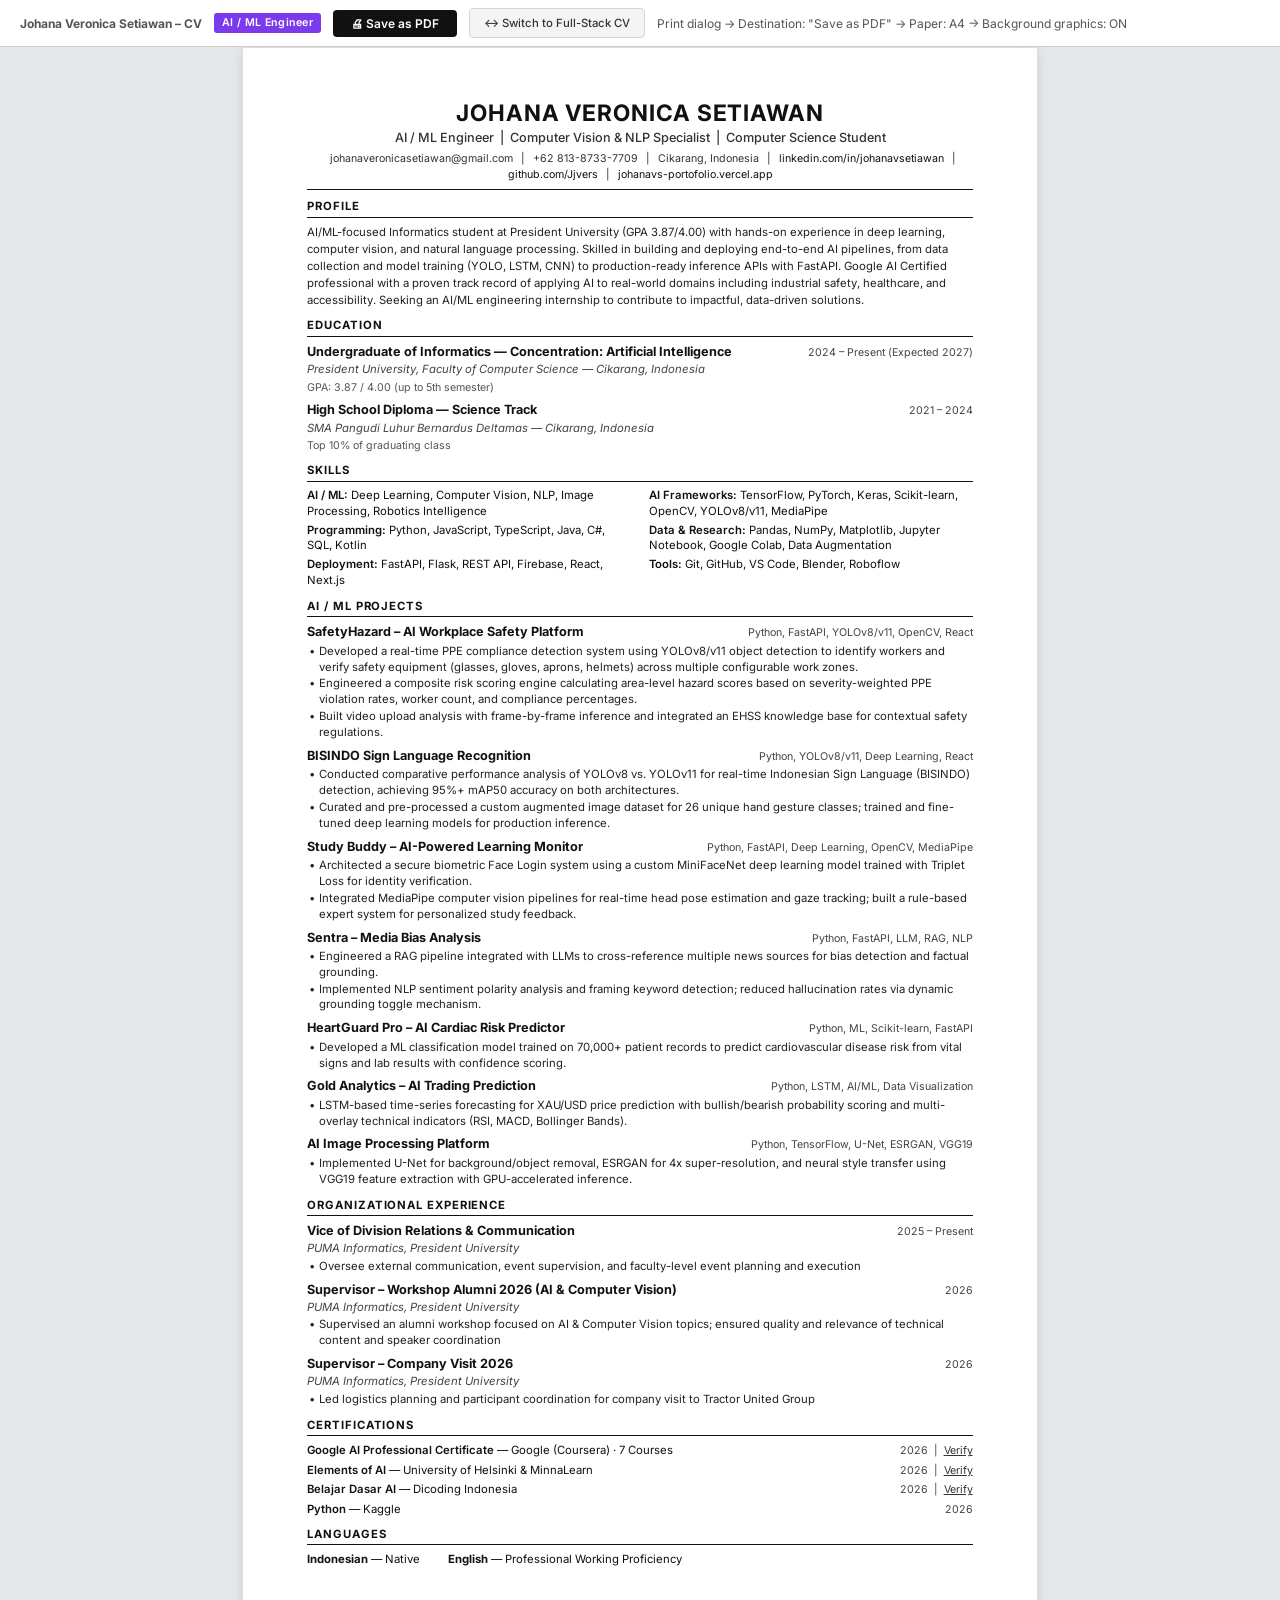
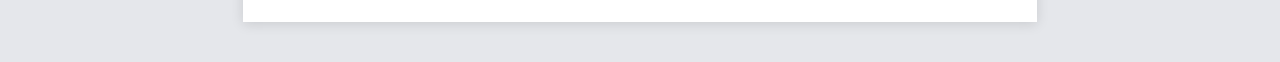
<file: public/cv-ai.html>
<!DOCTYPE html>
<html lang="en">
<head>
  <meta charset="UTF-8" />
  <meta name="viewport" content="width=device-width, initial-scale=1.0" />
  <title>Johana Veronica Setiawan – CV (AI/ML Engineer)</title>
  <link href="https://fonts.googleapis.com/css2?family=Inter:wght@400;500;600;700&display=swap" rel="stylesheet" />
  <style>
    *, *::before, *::after { box-sizing: border-box; margin: 0; padding: 0; }

    /* ── PRINT CONFIG ── */
    @page {
      size: A4;
      margin: 14mm 17mm 12mm 17mm;
    }

    /* ── SCREEN: body bg ── */
    body {
      font-family: 'Inter', 'Calibri', Arial, sans-serif;
      font-size: 10pt;
      color: #111;
      background: #e5e7eb;
      line-height: 1.45;
      print-color-adjust: exact;
      -webkit-print-color-adjust: exact;
    }

    /* ── PRINT BAR ── */
    .print-bar {
      position: fixed;
      top: 0; left: 0; right: 0;
      z-index: 999;
      background: #fff;
      border-bottom: 1px solid #ccc;
      padding: 8px 20px;
      display: flex;
      align-items: center;
      gap: 12px;
      font-size: 9pt;
      color: #555;
    }
    .btn-print {
      padding: 6px 18px;
      background: #111;
      color: #fff;
      border: none;
      border-radius: 4px;
      font-family: inherit;
      font-size: 9pt;
      font-weight: 600;
      cursor: pointer;
    }
    .btn-print:hover { background: #333; }
    .btn-switch {
      padding: 6px 14px;
      background: #f3f4f6;
      color: #333;
      border: 1px solid #d1d5db;
      border-radius: 4px;
      font-family: inherit;
      font-size: 8.5pt;
      font-weight: 500;
      cursor: pointer;
      text-decoration: none;
    }
    .btn-switch:hover { background: #e5e7eb; }
    .cv-tag {
      display: inline-block;
      padding: 2px 8px;
      background: #7c3aed;
      color: #fff;
      border-radius: 3px;
      font-size: 8pt;
      font-weight: 600;
      letter-spacing: 0.03em;
    }

    /* ── SCREEN: page card look ── */
    .page-wrapper {
      margin: 48px auto 40px;
      width: 210mm;
    }

    .page {
      width: 210mm;
      background: #fff;
      padding: 14mm 17mm 12mm 17mm;
      box-shadow: 0 2px 12px rgba(0,0,0,0.12);
    }

    /* ── PRINT: strip everything, let content flow ── */
    @media print {
      .print-bar  { display: none !important; }

      body {
        background: white !important;
        margin: 0 !important;
        padding: 0 !important;
      }

      .page-wrapper {
        display: contents !important;
      }

      .page {
        display: contents !important;
      }
    }

    /* ── HEADER ── */
    .cv-header {
      text-align: center;
      margin-bottom: 8px;
      padding-bottom: 7px;
      border-bottom: 1.5px solid #111;
    }
    .cv-name {
      font-size: 17pt;
      font-weight: 700;
      letter-spacing: 0.04em;
      line-height: 1.1;
      margin-bottom: 3px;
    }
    .cv-headline {
      font-size: 9.5pt;
      font-weight: 500;
      color: #333;
      margin-bottom: 4px;
    }
    .cv-contacts {
      font-size: 8pt;
      color: #333;
    }
    .cv-contacts span { margin: 0 5px; }
    .cv-contacts a { color: #111; text-decoration: none; }

    /* ── SECTION ── */
    .section { margin-bottom: 9px; }
    .section-title {
      font-size: 8.5pt;
      font-weight: 700;
      text-transform: uppercase;
      letter-spacing: 0.08em;
      border-bottom: 1px solid #111;
      padding-bottom: 2px;
      margin-bottom: 6px;
    }

    /* ── ENTRY ── */
    .entry { margin-bottom: 6px; }
    .entry:last-child { margin-bottom: 0; }
    .entry-header {
      display: flex;
      justify-content: space-between;
      align-items: baseline;
    }
    .entry-title {
      font-size: 9.5pt;
      font-weight: 700;
    }
    .entry-right {
      font-size: 8pt;
      color: #444;
      text-align: right;
      flex-shrink: 0;
      margin-left: 10px;
    }
    .entry-sub {
      font-size: 8.5pt;
      font-style: italic;
      color: #444;
      margin-bottom: 2px;
    }
    .entry-detail {
      font-size: 8pt;
      color: #555;
    }

    /* ── BULLETS ── */
    .bullets {
      list-style: none;
      margin-top: 2px;
      padding-left: 0;
    }
    .bullets li {
      font-size: 8.5pt;
      color: #222;
      padding-left: 12px;
      position: relative;
      margin-bottom: 1px;
      line-height: 1.4;
    }
    .bullets li::before {
      content: '•';
      position: absolute;
      left: 2px;
    }

    /* ── SKILLS ── */
    .skills-grid {
      display: grid;
      grid-template-columns: 1fr 1fr;
      gap: 3px 18px;
    }
    .skill-row {
      font-size: 8.5pt;
      line-height: 1.4;
    }
    .skill-label { font-weight: 600; }

    /* ── CERTIFICATIONS ── */
    .cert-entry {
      display: flex;
      justify-content: space-between;
      align-items: baseline;
      margin-bottom: 3px;
    }
    .cert-left { font-size: 8.5pt; }
    .cert-title-text { font-weight: 600; }
    .cert-right {
      font-size: 8pt;
      color: #444;
      text-align: right;
      flex-shrink: 0;
      margin-left: 10px;
    }
  </style>
</head>
<body>

<div class="print-bar">
  <strong>Johana Veronica Setiawan – CV</strong>
  <span class="cv-tag">AI / ML Engineer</span>
  <button class="btn-print" onclick="window.print()">🖨 Save as PDF</button>
  <a href="/cv-fullstack.html" class="btn-switch">↔ Switch to Full-Stack CV</a>
  <span>Print dialog → Destination: "Save as PDF" → Paper: A4 → Background graphics: ON</span>
</div>

<div class="page-wrapper">
<div class="page">

  <!-- HEADER -->
  <div class="cv-header">
    <div class="cv-name">JOHANA VERONICA SETIAWAN</div>
    <div class="cv-headline">AI / ML Engineer &nbsp;|&nbsp; Computer Vision & NLP Specialist &nbsp;|&nbsp; Computer Science Student</div>
    <div class="cv-contacts">
      <span>johanaveronicasetiawan@gmail.com</span> |
      <span>+62 813-8733-7709</span> |
      <span>Cikarang, Indonesia</span> |
      <span><a href="https://linkedin.com/in/johanavsetiawan">linkedin.com/in/johanavsetiawan</a></span> |
      <span><a href="https://github.com/Jjvers">github.com/Jjvers</a></span> |
      <span><a href="https://johanavs-portofolio.vercel.app">johanavs-portofolio.vercel.app</a></span>
    </div>
  </div>

  <!-- PROFILE -->
  <div class="section">
    <div class="section-title">Profile</div>
    <p style="font-size: 8.5pt; color: #222; line-height: 1.5;">
      AI/ML-focused Informatics student at President University (GPA 3.87/4.00) with hands-on experience in deep learning, computer vision, and natural language processing. Skilled in building and deploying end-to-end AI pipelines, from data collection and model training (YOLO, LSTM, CNN) to production-ready inference APIs with FastAPI. Google AI Certified professional with a proven track record of applying AI to real-world domains including industrial safety, healthcare, and accessibility. Seeking an AI/ML engineering internship to contribute to impactful, data-driven solutions.
    </p>
  </div>

  <!-- EDUCATION -->
  <div class="section">
    <div class="section-title">Education</div>

    <div class="entry">
      <div class="entry-header">
        <div class="entry-title">Undergraduate of Informatics — Concentration: Artificial Intelligence</div>
        <div class="entry-right">2024 – Present (Expected 2027)</div>
      </div>
      <div class="entry-sub">President University, Faculty of Computer Science — Cikarang, Indonesia</div>
      <div class="entry-detail">GPA: 3.87 / 4.00 (up to 5th semester)</div>
    </div>

    <div class="entry">
      <div class="entry-header">
        <div class="entry-title">High School Diploma — Science Track</div>
        <div class="entry-right">2021 – 2024</div>
      </div>
      <div class="entry-sub">SMA Pangudi Luhur Bernardus Deltamas — Cikarang, Indonesia</div>
      <div class="entry-detail">Top 10% of graduating class</div>
    </div>
  </div>

  <!-- SKILLS (AI-first ordering) -->
  <div class="section">
    <div class="section-title">Skills</div>
    <div class="skills-grid">
      <div class="skill-row"><span class="skill-label">AI / ML:</span> Deep Learning, Computer Vision, NLP, Image Processing, Robotics Intelligence</div>
      <div class="skill-row"><span class="skill-label">AI Frameworks:</span> TensorFlow, PyTorch, Keras, Scikit-learn, OpenCV, YOLOv8/v11, MediaPipe</div>
      <div class="skill-row"><span class="skill-label">Programming:</span> Python, JavaScript, TypeScript, Java, C#, SQL, Kotlin</div>
      <div class="skill-row"><span class="skill-label">Data & Research:</span> Pandas, NumPy, Matplotlib, Jupyter Notebook, Google Colab, Data Augmentation</div>
      <div class="skill-row"><span class="skill-label">Deployment:</span> FastAPI, Flask, REST API, Firebase, React, Next.js</div>
      <div class="skill-row"><span class="skill-label">Tools:</span> Git, GitHub, VS Code, Blender, Roboflow</div>
    </div>
  </div>

  <!-- AI/ML PROJECTS (AI-heavy projects prioritized, more detail) -->
  <div class="section">
    <div class="section-title">AI / ML Projects</div>

    <div class="entry">
      <div class="entry-header">
        <div class="entry-title">SafetyHazard – AI Workplace Safety Platform</div>
        <div class="entry-right">Python, FastAPI, YOLOv8/v11, OpenCV, React</div>
      </div>
      <ul class="bullets">
        <li>Developed a real-time PPE compliance detection system using YOLOv8/v11 object detection to identify workers and verify safety equipment (glasses, gloves, aprons, helmets) across multiple configurable work zones.</li>
        <li>Engineered a composite risk scoring engine calculating area-level hazard scores based on severity-weighted PPE violation rates, worker count, and compliance percentages.</li>
        <li>Built video upload analysis with frame-by-frame inference and integrated an EHSS knowledge base for contextual safety regulations.</li>
      </ul>
    </div>

    <div class="entry">
      <div class="entry-header">
        <div class="entry-title">BISINDO Sign Language Recognition</div>
        <div class="entry-right">Python, YOLOv8/v11, Deep Learning, React</div>
      </div>
      <ul class="bullets">
        <li>Conducted comparative performance analysis of YOLOv8 vs. YOLOv11 for real-time Indonesian Sign Language (BISINDO) detection, achieving 95%+ mAP50 accuracy on both architectures.</li>
        <li>Curated and pre-processed a custom augmented image dataset for 26 unique hand gesture classes; trained and fine-tuned deep learning models for production inference.</li>
      </ul>
    </div>

    <div class="entry">
      <div class="entry-header">
        <div class="entry-title">Study Buddy – AI-Powered Learning Monitor</div>
        <div class="entry-right">Python, FastAPI, Deep Learning, OpenCV, MediaPipe</div>
      </div>
      <ul class="bullets">
        <li>Architected a secure biometric Face Login system using a custom MiniFaceNet deep learning model trained with Triplet Loss for identity verification.</li>
        <li>Integrated MediaPipe computer vision pipelines for real-time head pose estimation and gaze tracking; built a rule-based expert system for personalized study feedback.</li>
      </ul>
    </div>

    <div class="entry">
      <div class="entry-header">
        <div class="entry-title">Sentra – Media Bias Analysis</div>
        <div class="entry-right">Python, FastAPI, LLM, RAG, NLP</div>
      </div>
      <ul class="bullets">
        <li>Engineered a RAG pipeline integrated with LLMs to cross-reference multiple news sources for bias detection and factual grounding.</li>
        <li>Implemented NLP sentiment polarity analysis and framing keyword detection; reduced hallucination rates via dynamic grounding toggle mechanism.</li>
      </ul>
    </div>

    <div class="entry">
      <div class="entry-header">
        <div class="entry-title">HeartGuard Pro – AI Cardiac Risk Predictor</div>
        <div class="entry-right">Python, ML, Scikit-learn, FastAPI</div>
      </div>
      <ul class="bullets">
        <li>Developed a ML classification model trained on 70,000+ patient records to predict cardiovascular disease risk from vital signs and lab results with confidence scoring.</li>
      </ul>
    </div>

    <div class="entry">
      <div class="entry-header">
        <div class="entry-title">Gold Analytics – AI Trading Prediction</div>
        <div class="entry-right">Python, LSTM, AI/ML, Data Visualization</div>
      </div>
      <ul class="bullets">
        <li>LSTM-based time-series forecasting for XAU/USD price prediction with bullish/bearish probability scoring and multi-overlay technical indicators (RSI, MACD, Bollinger Bands).</li>
      </ul>
    </div>

    <div class="entry">
      <div class="entry-header">
        <div class="entry-title">AI Image Processing Platform</div>
        <div class="entry-right">Python, TensorFlow, U-Net, ESRGAN, VGG19</div>
      </div>
      <ul class="bullets">
        <li>Implemented U-Net for background/object removal, ESRGAN for 4x super-resolution, and neural style transfer using VGG19 feature extraction with GPU-accelerated inference.</li>
      </ul>
    </div>
  </div>

  <!-- ORGANIZATIONAL EXPERIENCE -->
  <div class="section">
    <div class="section-title">Organizational Experience</div>

    <div class="entry">
      <div class="entry-header">
        <div class="entry-title">Vice of Division Relations &amp; Communication</div>
        <div class="entry-right">2025 – Present</div>
      </div>
      <div class="entry-sub">PUMA Informatics, President University</div>
      <ul class="bullets">
        <li>Oversee external communication, event supervision, and faculty-level event planning and execution</li>
      </ul>
    </div>

    <div class="entry">
      <div class="entry-header">
        <div class="entry-title">Supervisor – Workshop Alumni 2026 (AI &amp; Computer Vision)</div>
        <div class="entry-right">2026</div>
      </div>
      <div class="entry-sub">PUMA Informatics, President University</div>
      <ul class="bullets">
        <li>Supervised an alumni workshop focused on AI &amp; Computer Vision topics; ensured quality and relevance of technical content and speaker coordination</li>
      </ul>
    </div>

    <div class="entry">
      <div class="entry-header">
        <div class="entry-title">Supervisor – Company Visit 2026</div>
        <div class="entry-right">2026</div>
      </div>
      <div class="entry-sub">PUMA Informatics, President University</div>
      <ul class="bullets">
        <li>Led logistics planning and participant coordination for company visit to Tractor United Group</li>
      </ul>
    </div>
  </div>

  <!-- CERTIFICATIONS -->
  <div class="section">
    <div class="section-title">Certifications</div>
    <div class="cert-entry">
      <div class="cert-left"><span class="cert-title-text">Google AI Professional Certificate</span> — Google (Coursera) · 7 Courses</div>
      <div class="cert-right">2026 &nbsp;|&nbsp; <a href="https://coursera.org/verify/professional-cert/1PTTF6CI6J1T" style="color:#333;">Verify</a></div>
    </div>
    <div class="cert-entry">
      <div class="cert-left"><span class="cert-title-text">Elements of AI</span> — University of Helsinki &amp; MinnaLearn</div>
      <div class="cert-right">2026 &nbsp;|&nbsp; <a href="https://certificates.mooc.fi/validate/ht5l4lp2up" style="color:#333;">Verify</a></div>
    </div>
    <div class="cert-entry">
      <div class="cert-left"><span class="cert-title-text">Belajar Dasar AI</span> — Dicoding Indonesia</div>
      <div class="cert-right">2026 &nbsp;|&nbsp; <a href="https://dicoding.com/certificates/QLZ99R1LMZ5D" style="color:#333;">Verify</a></div>
    </div>
    <div class="cert-entry">
      <div class="cert-left"><span class="cert-title-text">Python</span> — Kaggle</div>
      <div class="cert-right">2026</div>
    </div>
  </div>

  <!-- LANGUAGES -->
  <div class="section">
    <div class="section-title">Languages</div>
    <div style="display: flex; gap: 28px; font-size: 8.5pt;">
      <span><strong>Indonesian</strong> — Native</span>
      <span><strong>English</strong> — Professional Working Proficiency</span>
    </div>
  </div>

</div><!-- /page -->
</div><!-- /page-wrapper -->
</body>
</html>
</file>
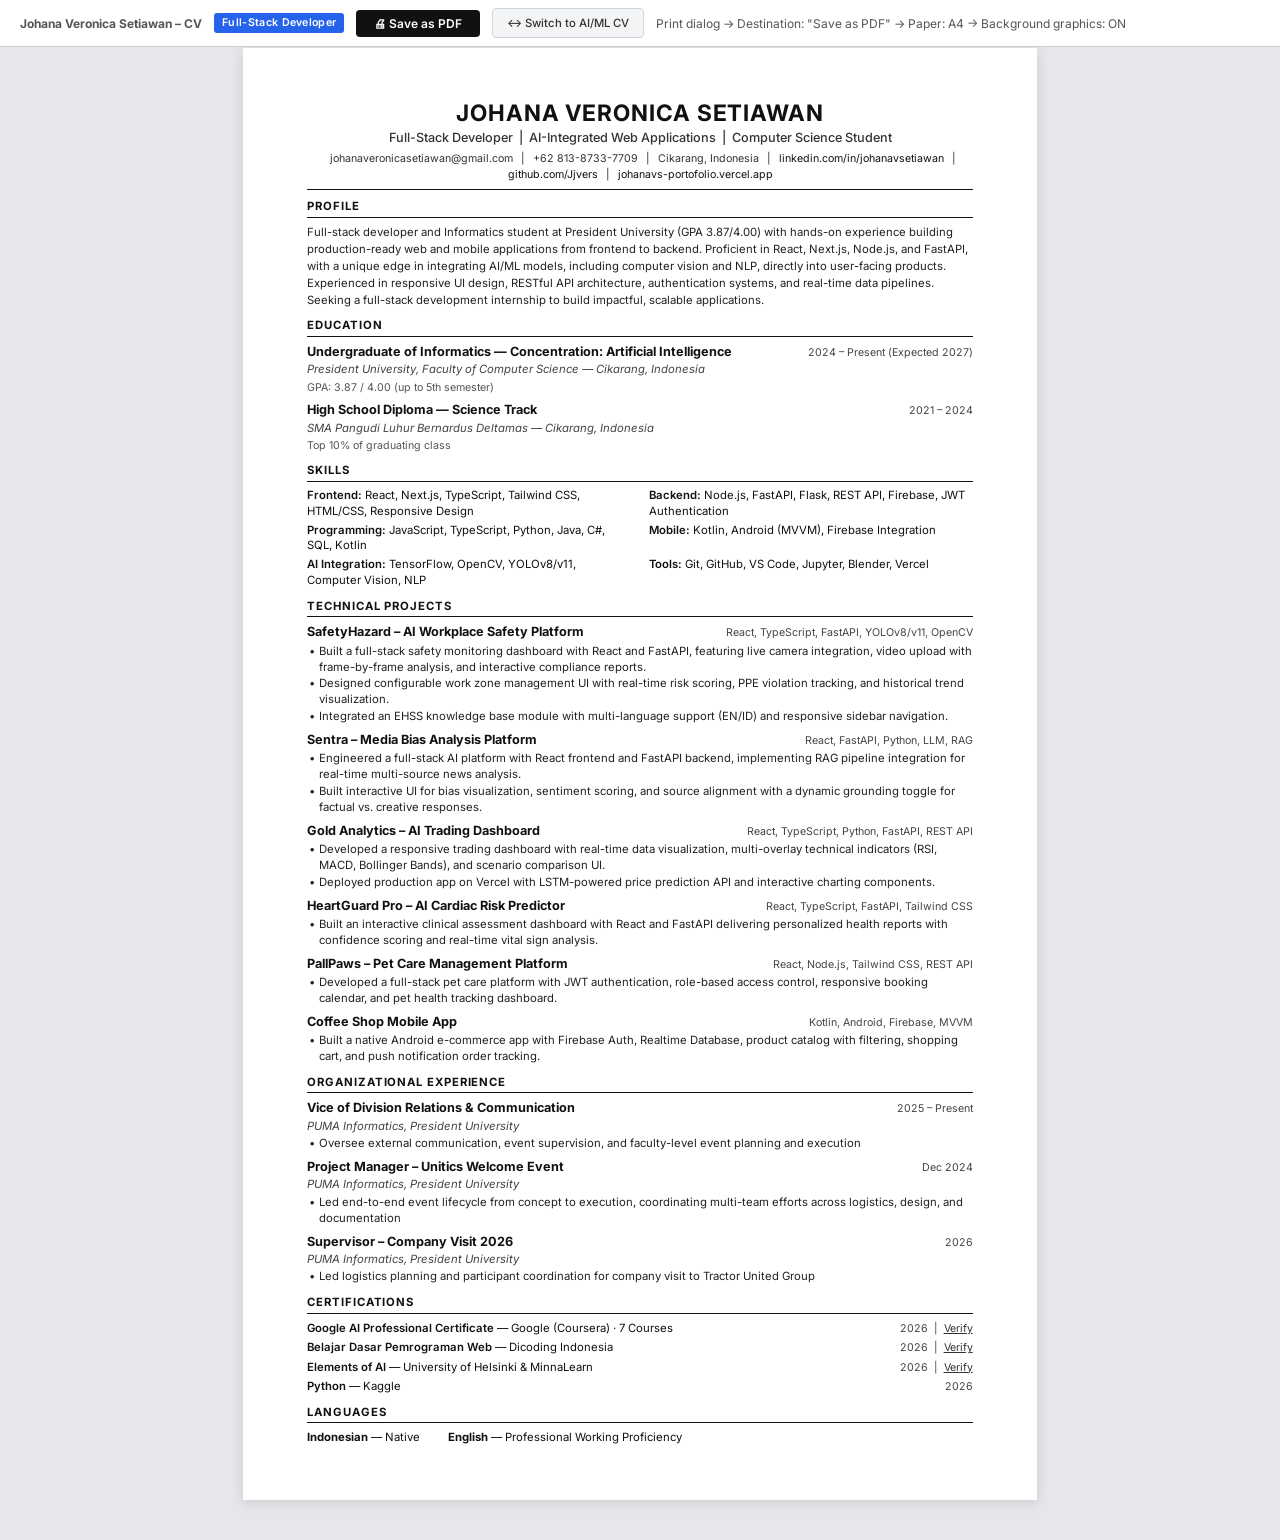
<file: public/cv-fullstack.html>
<!DOCTYPE html>
<html lang="en">
<head>
  <meta charset="UTF-8" />
  <meta name="viewport" content="width=device-width, initial-scale=1.0" />
  <title>Johana Veronica Setiawan – CV (Full-Stack Developer)</title>
  <link href="https://fonts.googleapis.com/css2?family=Inter:wght@400;500;600;700&display=swap" rel="stylesheet" />
  <style>
    *, *::before, *::after { box-sizing: border-box; margin: 0; padding: 0; }

    @page {
      size: A4;
      margin: 14mm 17mm 12mm 17mm;
    }

    body {
      font-family: 'Inter', 'Calibri', Arial, sans-serif;
      font-size: 10pt;
      color: #111;
      background: #e5e7eb;
      line-height: 1.45;
      print-color-adjust: exact;
      -webkit-print-color-adjust: exact;
    }

    .print-bar {
      position: fixed;
      top: 0; left: 0; right: 0;
      z-index: 999;
      background: #fff;
      border-bottom: 1px solid #ccc;
      padding: 8px 20px;
      display: flex;
      align-items: center;
      gap: 12px;
      font-size: 9pt;
      color: #555;
    }
    .btn-print {
      padding: 6px 18px;
      background: #111;
      color: #fff;
      border: none;
      border-radius: 4px;
      font-family: inherit;
      font-size: 9pt;
      font-weight: 600;
      cursor: pointer;
    }
    .btn-print:hover { background: #333; }
    .btn-switch {
      padding: 6px 14px;
      background: #f3f4f6;
      color: #333;
      border: 1px solid #d1d5db;
      border-radius: 4px;
      font-family: inherit;
      font-size: 8.5pt;
      font-weight: 500;
      cursor: pointer;
      text-decoration: none;
    }
    .btn-switch:hover { background: #e5e7eb; }
    .cv-tag {
      display: inline-block;
      padding: 2px 8px;
      background: #2563eb;
      color: #fff;
      border-radius: 3px;
      font-size: 8pt;
      font-weight: 600;
      letter-spacing: 0.03em;
    }

    .page-wrapper {
      margin: 48px auto 40px;
      width: 210mm;
    }

    .page {
      width: 210mm;
      background: #fff;
      padding: 14mm 17mm 12mm 17mm;
      box-shadow: 0 2px 12px rgba(0,0,0,0.12);
    }

    @media print {
      .print-bar  { display: none !important; }
      body { background: white !important; margin: 0 !important; padding: 0 !important; }
      .page-wrapper { display: contents !important; }
      .page { display: contents !important; }
    }

    .cv-header {
      text-align: center;
      margin-bottom: 8px;
      padding-bottom: 7px;
      border-bottom: 1.5px solid #111;
    }
    .cv-name {
      font-size: 17pt;
      font-weight: 700;
      letter-spacing: 0.04em;
      line-height: 1.1;
      margin-bottom: 3px;
    }
    .cv-headline {
      font-size: 9.5pt;
      font-weight: 500;
      color: #333;
      margin-bottom: 4px;
    }
    .cv-contacts {
      font-size: 8pt;
      color: #333;
    }
    .cv-contacts span { margin: 0 5px; }
    .cv-contacts a { color: #111; text-decoration: none; }

    .section { margin-bottom: 9px; }
    .section-title {
      font-size: 8.5pt;
      font-weight: 700;
      text-transform: uppercase;
      letter-spacing: 0.08em;
      border-bottom: 1px solid #111;
      padding-bottom: 2px;
      margin-bottom: 6px;
    }

    .entry { margin-bottom: 6px; }
    .entry:last-child { margin-bottom: 0; }
    .entry-header {
      display: flex;
      justify-content: space-between;
      align-items: baseline;
    }
    .entry-title {
      font-size: 9.5pt;
      font-weight: 700;
    }
    .entry-right {
      font-size: 8pt;
      color: #444;
      text-align: right;
      flex-shrink: 0;
      margin-left: 10px;
    }
    .entry-sub {
      font-size: 8.5pt;
      font-style: italic;
      color: #444;
      margin-bottom: 2px;
    }
    .entry-detail {
      font-size: 8pt;
      color: #555;
    }

    .bullets {
      list-style: none;
      margin-top: 2px;
      padding-left: 0;
    }
    .bullets li {
      font-size: 8.5pt;
      color: #222;
      padding-left: 12px;
      position: relative;
      margin-bottom: 1px;
      line-height: 1.4;
    }
    .bullets li::before {
      content: '•';
      position: absolute;
      left: 2px;
    }

    .skills-grid {
      display: grid;
      grid-template-columns: 1fr 1fr;
      gap: 3px 18px;
    }
    .skill-row {
      font-size: 8.5pt;
      line-height: 1.4;
    }
    .skill-label { font-weight: 600; }

    .cert-entry {
      display: flex;
      justify-content: space-between;
      align-items: baseline;
      margin-bottom: 3px;
    }
    .cert-left { font-size: 8.5pt; }
    .cert-title-text { font-weight: 600; }
    .cert-right {
      font-size: 8pt;
      color: #444;
      text-align: right;
      flex-shrink: 0;
      margin-left: 10px;
    }
  </style>
</head>
<body>

<div class="print-bar">
  <strong>Johana Veronica Setiawan – CV</strong>
  <span class="cv-tag">Full-Stack Developer</span>
  <button class="btn-print" onclick="window.print()">🖨 Save as PDF</button>
  <a href="/cv-ai.html" class="btn-switch">↔ Switch to AI/ML CV</a>
  <span>Print dialog → Destination: "Save as PDF" → Paper: A4 → Background graphics: ON</span>
</div>

<div class="page-wrapper">
<div class="page">

  <!-- HEADER -->
  <div class="cv-header">
    <div class="cv-name">JOHANA VERONICA SETIAWAN</div>
    <div class="cv-headline">Full-Stack Developer &nbsp;|&nbsp; AI-Integrated Web Applications &nbsp;|&nbsp; Computer Science Student</div>
    <div class="cv-contacts">
      <span>johanaveronicasetiawan@gmail.com</span> |
      <span>+62 813-8733-7709</span> |
      <span>Cikarang, Indonesia</span> |
      <span><a href="https://linkedin.com/in/johanavsetiawan">linkedin.com/in/johanavsetiawan</a></span> |
      <span><a href="https://github.com/Jjvers">github.com/Jjvers</a></span> |
      <span><a href="https://johanavs-portofolio.vercel.app">johanavs-portofolio.vercel.app</a></span>
    </div>
  </div>

  <!-- PROFILE -->
  <div class="section">
    <div class="section-title">Profile</div>
    <p style="font-size: 8.5pt; color: #222; line-height: 1.5;">
      Full-stack developer and Informatics student at President University (GPA 3.87/4.00) with hands-on experience building production-ready web and mobile applications from frontend to backend. Proficient in React, Next.js, Node.js, and FastAPI, with a unique edge in integrating AI/ML models, including computer vision and NLP, directly into user-facing products. Experienced in responsive UI design, RESTful API architecture, authentication systems, and real-time data pipelines. Seeking a full-stack development internship to build impactful, scalable applications.
    </p>
  </div>

  <!-- EDUCATION -->
  <div class="section">
    <div class="section-title">Education</div>

    <div class="entry">
      <div class="entry-header">
        <div class="entry-title">Undergraduate of Informatics — Concentration: Artificial Intelligence</div>
        <div class="entry-right">2024 – Present (Expected 2027)</div>
      </div>
      <div class="entry-sub">President University, Faculty of Computer Science — Cikarang, Indonesia</div>
      <div class="entry-detail">GPA: 3.87 / 4.00 (up to 5th semester)</div>
    </div>

    <div class="entry">
      <div class="entry-header">
        <div class="entry-title">High School Diploma — Science Track</div>
        <div class="entry-right">2021 – 2024</div>
      </div>
      <div class="entry-sub">SMA Pangudi Luhur Bernardus Deltamas — Cikarang, Indonesia</div>
      <div class="entry-detail">Top 10% of graduating class</div>
    </div>
  </div>

  <!-- SKILLS (Frontend/Backend first) -->
  <div class="section">
    <div class="section-title">Skills</div>
    <div class="skills-grid">
      <div class="skill-row"><span class="skill-label">Frontend:</span> React, Next.js, TypeScript, Tailwind CSS, HTML/CSS, Responsive Design</div>
      <div class="skill-row"><span class="skill-label">Backend:</span> Node.js, FastAPI, Flask, REST API, Firebase, JWT Authentication</div>
      <div class="skill-row"><span class="skill-label">Programming:</span> JavaScript, TypeScript, Python, Java, C#, SQL, Kotlin</div>
      <div class="skill-row"><span class="skill-label">Mobile:</span> Kotlin, Android (MVVM), Firebase Integration</div>
      <div class="skill-row"><span class="skill-label">AI Integration:</span> TensorFlow, OpenCV, YOLOv8/v11, Computer Vision, NLP</div>
      <div class="skill-row"><span class="skill-label">Tools:</span> Git, GitHub, VS Code, Jupyter, Blender, Vercel</div>
    </div>
  </div>

  <!-- FULL-STACK PROJECTS (web/mobile projects prioritized) -->
  <div class="section">
    <div class="section-title">Technical Projects</div>

    <div class="entry">
      <div class="entry-header">
        <div class="entry-title">SafetyHazard – AI Workplace Safety Platform</div>
        <div class="entry-right">React, TypeScript, FastAPI, YOLOv8/v11, OpenCV</div>
      </div>
      <ul class="bullets">
        <li>Built a full-stack safety monitoring dashboard with React and FastAPI, featuring live camera integration, video upload with frame-by-frame analysis, and interactive compliance reports.</li>
        <li>Designed configurable work zone management UI with real-time risk scoring, PPE violation tracking, and historical trend visualization.</li>
        <li>Integrated an EHSS knowledge base module with multi-language support (EN/ID) and responsive sidebar navigation.</li>
      </ul>
    </div>

    <div class="entry">
      <div class="entry-header">
        <div class="entry-title">Sentra – Media Bias Analysis Platform</div>
        <div class="entry-right">React, FastAPI, Python, LLM, RAG</div>
      </div>
      <ul class="bullets">
        <li>Engineered a full-stack AI platform with React frontend and FastAPI backend, implementing RAG pipeline integration for real-time multi-source news analysis.</li>
        <li>Built interactive UI for bias visualization, sentiment scoring, and source alignment with a dynamic grounding toggle for factual vs. creative responses.</li>
      </ul>
    </div>

    <div class="entry">
      <div class="entry-header">
        <div class="entry-title">Gold Analytics – AI Trading Dashboard</div>
        <div class="entry-right">React, TypeScript, Python, FastAPI, REST API</div>
      </div>
      <ul class="bullets">
        <li>Developed a responsive trading dashboard with real-time data visualization, multi-overlay technical indicators (RSI, MACD, Bollinger Bands), and scenario comparison UI.</li>
        <li>Deployed production app on Vercel with LSTM-powered price prediction API and interactive charting components.</li>
      </ul>
    </div>

    <div class="entry">
      <div class="entry-header">
        <div class="entry-title">HeartGuard Pro – AI Cardiac Risk Predictor</div>
        <div class="entry-right">React, TypeScript, FastAPI, Tailwind CSS</div>
      </div>
      <ul class="bullets">
        <li>Built an interactive clinical assessment dashboard with React and FastAPI delivering personalized health reports with confidence scoring and real-time vital sign analysis.</li>
      </ul>
    </div>

    <div class="entry">
      <div class="entry-header">
        <div class="entry-title">PallPaws – Pet Care Management Platform</div>
        <div class="entry-right">React, Node.js, Tailwind CSS, REST API</div>
      </div>
      <ul class="bullets">
        <li>Developed a full-stack pet care platform with JWT authentication, role-based access control, responsive booking calendar, and pet health tracking dashboard.</li>
      </ul>
    </div>

    <div class="entry">
      <div class="entry-header">
        <div class="entry-title">Coffee Shop Mobile App</div>
        <div class="entry-right">Kotlin, Android, Firebase, MVVM</div>
      </div>
      <ul class="bullets">
        <li>Built a native Android e-commerce app with Firebase Auth, Realtime Database, product catalog with filtering, shopping cart, and push notification order tracking.</li>
      </ul>
    </div>
  </div>

  <!-- ORGANIZATIONAL EXPERIENCE -->
  <div class="section">
    <div class="section-title">Organizational Experience</div>

    <div class="entry">
      <div class="entry-header">
        <div class="entry-title">Vice of Division Relations &amp; Communication</div>
        <div class="entry-right">2025 – Present</div>
      </div>
      <div class="entry-sub">PUMA Informatics, President University</div>
      <ul class="bullets">
        <li>Oversee external communication, event supervision, and faculty-level event planning and execution</li>
      </ul>
    </div>

    <div class="entry">
      <div class="entry-header">
        <div class="entry-title">Project Manager – Unitics Welcome Event</div>
        <div class="entry-right">Dec 2024</div>
      </div>
      <div class="entry-sub">PUMA Informatics, President University</div>
      <ul class="bullets">
        <li>Led end-to-end event lifecycle from concept to execution, coordinating multi-team efforts across logistics, design, and documentation</li>
      </ul>
    </div>

    <div class="entry">
      <div class="entry-header">
        <div class="entry-title">Supervisor – Company Visit 2026</div>
        <div class="entry-right">2026</div>
      </div>
      <div class="entry-sub">PUMA Informatics, President University</div>
      <ul class="bullets">
        <li>Led logistics planning and participant coordination for company visit to Tractor United Group</li>
      </ul>
    </div>
  </div>

  <!-- CERTIFICATIONS -->
  <div class="section">
    <div class="section-title">Certifications</div>
    <div class="cert-entry">
      <div class="cert-left"><span class="cert-title-text">Google AI Professional Certificate</span> — Google (Coursera) · 7 Courses</div>
      <div class="cert-right">2026 &nbsp;|&nbsp; <a href="https://coursera.org/verify/professional-cert/1PTTF6CI6J1T" style="color:#333;">Verify</a></div>
    </div>
    <div class="cert-entry">
      <div class="cert-left"><span class="cert-title-text">Belajar Dasar Pemrograman Web</span> — Dicoding Indonesia</div>
      <div class="cert-right">2026 &nbsp;|&nbsp; <a href="https://dicoding.com/certificates/GRX5W2K7KZ0M" style="color:#333;">Verify</a></div>
    </div>
    <div class="cert-entry">
      <div class="cert-left"><span class="cert-title-text">Elements of AI</span> — University of Helsinki &amp; MinnaLearn</div>
      <div class="cert-right">2026 &nbsp;|&nbsp; <a href="https://certificates.mooc.fi/validate/ht5l4lp2up" style="color:#333;">Verify</a></div>
    </div>
    <div class="cert-entry">
      <div class="cert-left"><span class="cert-title-text">Python</span> — Kaggle</div>
      <div class="cert-right">2026</div>
    </div>
  </div>

  <!-- LANGUAGES -->
  <div class="section">
    <div class="section-title">Languages</div>
    <div style="display: flex; gap: 28px; font-size: 8.5pt;">
      <span><strong>Indonesian</strong> — Native</span>
      <span><strong>English</strong> — Professional Working Proficiency</span>
    </div>
  </div>

</div><!-- /page -->
</div><!-- /page-wrapper -->
</body>
</html>
</file>
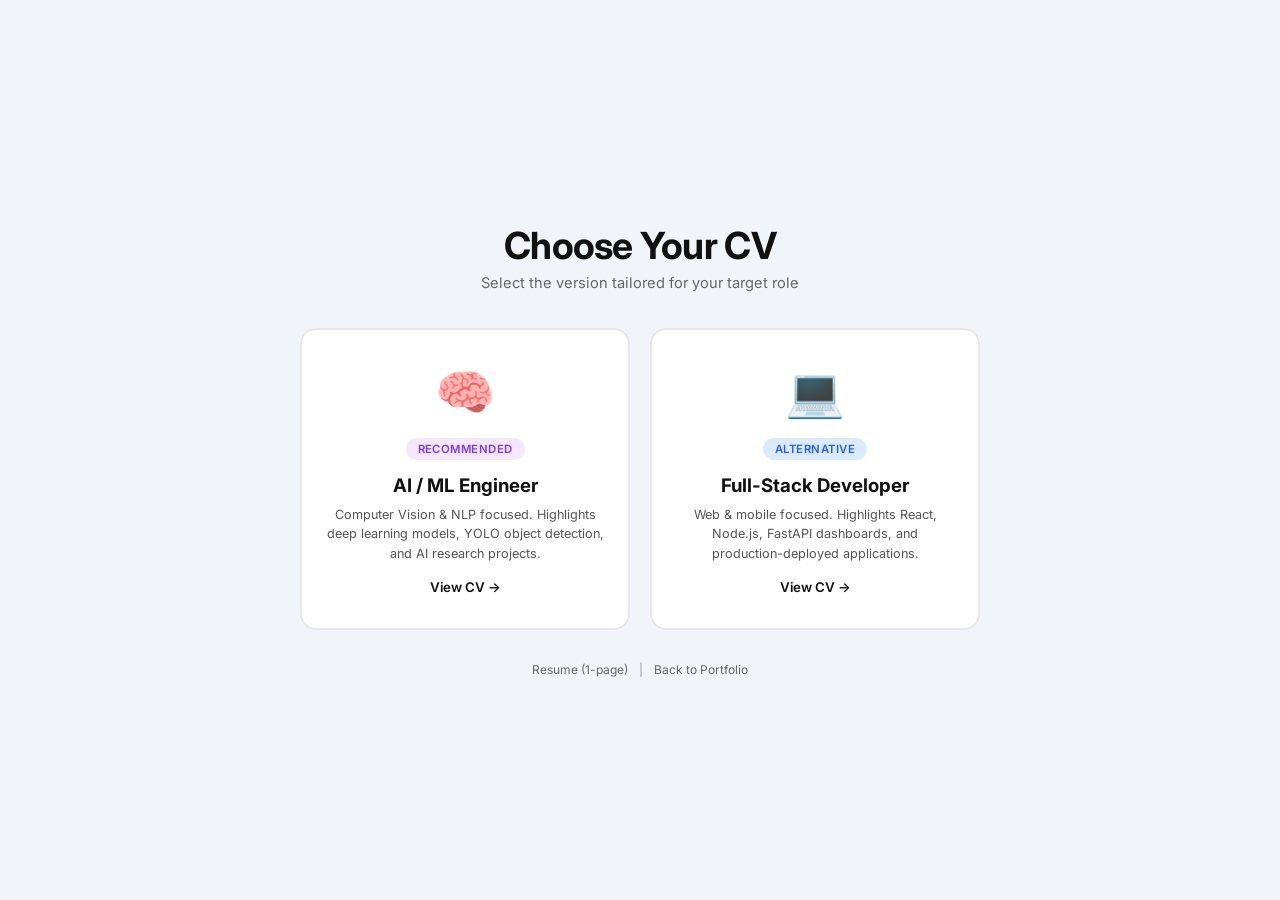
<file: public/cv.html>
<!DOCTYPE html>
<html lang="en">
<head>
  <meta charset="UTF-8" />
  <meta name="viewport" content="width=device-width, initial-scale=1.0" />
  <title>Johana Veronica Setiawan – CV Selector</title>
  <link href="https://fonts.googleapis.com/css2?family=Inter:wght@400;500;600;700&display=swap" rel="stylesheet" />
  <style>
    *, *::before, *::after { box-sizing: border-box; margin: 0; padding: 0; }

    body {
      font-family: 'Inter', 'Calibri', Arial, sans-serif;
      background: #f1f5f9;
      min-height: 100vh;
      display: flex;
      align-items: center;
      justify-content: center;
      padding: 20px;
    }

    .selector-container {
      max-width: 680px;
      width: 100%;
      text-align: center;
    }

    .selector-title {
      font-size: 28pt;
      font-weight: 700;
      color: #111;
      letter-spacing: -0.02em;
      margin-bottom: 6px;
    }

    .selector-subtitle {
      font-size: 11pt;
      color: #666;
      margin-bottom: 36px;
    }

    .cards {
      display: grid;
      grid-template-columns: 1fr 1fr;
      gap: 20px;
    }

    .card {
      background: #fff;
      border: 2px solid #e5e7eb;
      border-radius: 16px;
      padding: 32px 24px;
      text-decoration: none;
      color: #111;
      transition: all 0.25s ease;
      position: relative;
      overflow: hidden;
    }

    .card:hover {
      border-color: transparent;
      transform: translateY(-4px);
      box-shadow: 0 12px 40px rgba(0,0,0,0.12);
    }

    .card-ai:hover { border-color: #7c3aed; }
    .card-fs:hover { border-color: #2563eb; }

    .card-icon {
      font-size: 36pt;
      margin-bottom: 16px;
    }

    .card-tag {
      display: inline-block;
      padding: 4px 12px;
      border-radius: 20px;
      font-size: 8.5pt;
      font-weight: 600;
      letter-spacing: 0.04em;
      text-transform: uppercase;
      margin-bottom: 14px;
    }

    .card-ai .card-tag {
      background: #f3e8ff;
      color: #7c3aed;
    }

    .card-fs .card-tag {
      background: #dbeafe;
      color: #2563eb;
    }

    .card-title {
      font-size: 14pt;
      font-weight: 700;
      margin-bottom: 8px;
    }

    .card-desc {
      font-size: 9.5pt;
      color: #555;
      line-height: 1.55;
    }

    .card-arrow {
      display: inline-block;
      margin-top: 16px;
      font-size: 10pt;
      font-weight: 600;
      transition: transform 0.2s ease;
    }

    .card:hover .card-arrow {
      transform: translateX(4px);
    }

    .card-ai:hover .card-arrow { color: #7c3aed; }
    .card-fs:hover .card-arrow { color: #2563eb; }

    .footer-links {
      margin-top: 32px;
      font-size: 9pt;
      color: #999;
    }

    .footer-links a {
      color: #666;
      text-decoration: none;
      margin: 0 8px;
    }

    .footer-links a:hover {
      color: #111;
    }

    @media (max-width: 600px) {
      .cards {
        grid-template-columns: 1fr;
      }
      .selector-title {
        font-size: 22pt;
      }
    }
  </style>
</head>
<body>

<div class="selector-container">
  <div class="selector-title">Choose Your CV</div>
  <div class="selector-subtitle">Select the version tailored for your target role</div>

  <div class="cards">
    <a href="/cv-ai.html" class="card card-ai">
      <div class="card-icon">🧠</div>
      <div class="card-tag">Recommended</div>
      <div class="card-title">AI / ML Engineer</div>
      <div class="card-desc">
        Computer Vision & NLP focused. Highlights deep learning models, YOLO object detection, and AI research projects.
      </div>
      <div class="card-arrow">View CV →</div>
    </a>

    <a href="/cv-fullstack.html" class="card card-fs">
      <div class="card-icon">💻</div>
      <div class="card-tag">Alternative</div>
      <div class="card-title">Full-Stack Developer</div>
      <div class="card-desc">
        Web & mobile focused. Highlights React, Node.js, FastAPI dashboards, and production-deployed applications.
      </div>
      <div class="card-arrow">View CV →</div>
    </a>
  </div>

  <div class="footer-links">
    <a href="/resume.html">Resume (1-page)</a> |
    <a href="/">Back to Portfolio</a>
  </div>
</div>

</body>
</html>
</file>
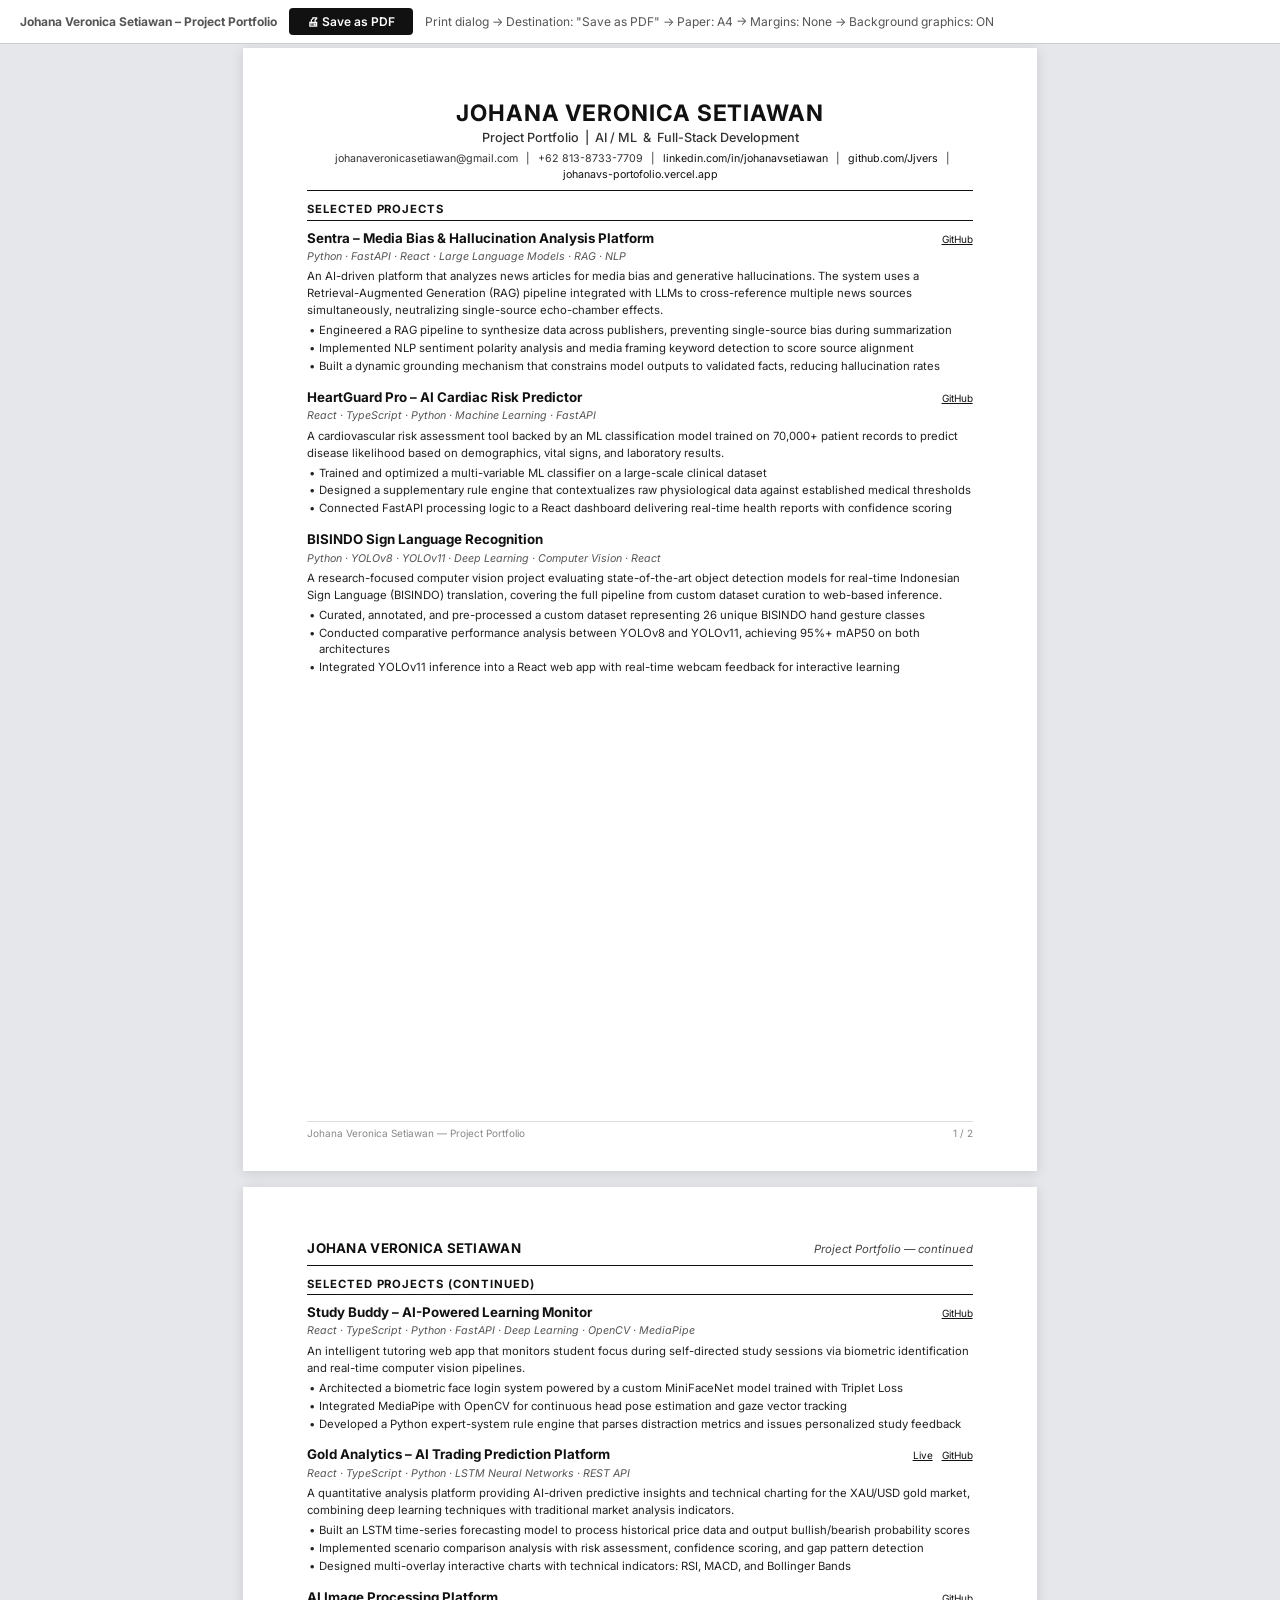
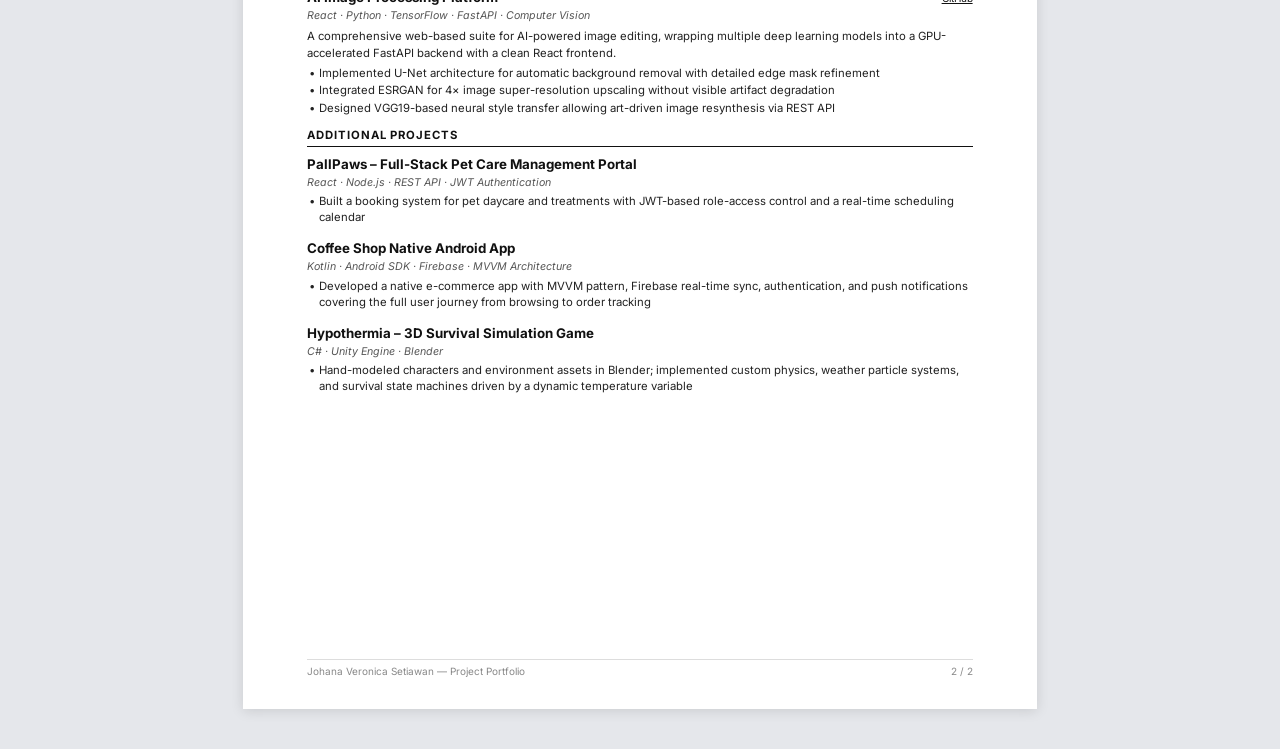
<file: public/portfolio.html>
<!DOCTYPE html>
<html lang="en">
<head>
  <meta charset="UTF-8" />
  <meta name="viewport" content="width=device-width, initial-scale=1.0" />
  <title>Johana Veronica Setiawan – Project Portfolio</title>
  <link href="https://fonts.googleapis.com/css2?family=Inter:wght@400;500;600;700&display=swap" rel="stylesheet" />
  <style>
    *, *::before, *::after { box-sizing: border-box; margin: 0; padding: 0; }

    body {
      font-family: 'Inter', 'Calibri', Arial, sans-serif;
      font-size: 10pt;
      color: #111;
      background: #e5e7eb;
      line-height: 1.45;
      print-color-adjust: exact;
      -webkit-print-color-adjust: exact;
    }

    /* ── PRINT BAR ── */
    .print-bar {
      position: fixed;
      top: 0; left: 0; right: 0;
      z-index: 999;
      background: #fff;
      border-bottom: 1px solid #ccc;
      padding: 8px 20px;
      display: flex;
      align-items: center;
      gap: 12px;
      font-size: 9pt;
      color: #555;
    }
    .btn-print {
      padding: 6px 18px;
      background: #111;
      color: #fff;
      border: none;
      border-radius: 4px;
      font-family: inherit;
      font-size: 9pt;
      font-weight: 600;
      cursor: pointer;
    }
    .btn-print:hover { background: #333; }

    @media print {
      body { background: #fff; }
      .print-bar { display: none !important; }
      .page-wrapper { margin: 0; }
      .page { box-shadow: none; margin: 0; }
    }

    /* ── PAGE ── */
    .page-wrapper {
      margin: 48px auto 40px;
      width: 210mm;
    }

    .page {
      width: 210mm;
      min-height: 297mm;
      background: #fff;
      padding: 14mm 17mm 16mm 17mm;
      box-shadow: 0 2px 12px rgba(0,0,0,0.12);
      margin-bottom: 16px;
      position: relative;
    }

    @page { margin: 0; size: A4; }

    @media print {
      .page {
        page-break-after: always;
        margin-bottom: 0;
      }
      .page:last-child {
        page-break-after: avoid;
      }
    }

    /* ── HEADER (page 1 only) ── */
    .doc-header {
      text-align: center;
      margin-bottom: 10px;
      padding-bottom: 8px;
      border-bottom: 1.5px solid #111;
    }
    .doc-name {
      font-size: 17pt;
      font-weight: 700;
      letter-spacing: 0.04em;
      line-height: 1.1;
      margin-bottom: 3px;
    }
    .doc-subtitle {
      font-size: 9.5pt;
      font-weight: 500;
      color: #333;
      margin-bottom: 4px;
    }
    .doc-contacts {
      font-size: 8pt;
      color: #333;
    }
    .doc-contacts span { margin: 0 5px; }
    .doc-contacts a { color: #111; text-decoration: none; }

    /* ── CONTINUATION HEADER (pages 2+) ── */
    .cont-header {
      display: flex;
      justify-content: space-between;
      align-items: baseline;
      margin-bottom: 10px;
      padding-bottom: 6px;
      border-bottom: 1.5px solid #111;
    }
    .cont-name {
      font-size: 10pt;
      font-weight: 700;
      letter-spacing: 0.02em;
    }
    .cont-label {
      font-size: 8.5pt;
      color: #444;
      font-style: italic;
    }

    /* ── SECTION ── */
    .section { margin-bottom: 10px; }
    .section-title {
      font-size: 8.5pt;
      font-weight: 700;
      text-transform: uppercase;
      letter-spacing: 0.08em;
      border-bottom: 1px solid #111;
      padding-bottom: 2px;
      margin-bottom: 8px;
    }

    /* ── PROJECT ENTRY ── */
    .project {
      margin-bottom: 13px;
      page-break-inside: avoid;
    }
    .project:last-child { margin-bottom: 0; }

    .project-header {
      display: flex;
      justify-content: space-between;
      align-items: baseline;
      margin-bottom: 1px;
    }
    .project-title {
      font-size: 10pt;
      font-weight: 700;
      color: #111;
    }
    .project-links {
      font-size: 7.5pt;
      color: #444;
      flex-shrink: 0;
      margin-left: 10px;
    }
    .project-links a {
      color: #111;
      text-decoration: underline;
      margin-left: 6px;
    }
    .project-stack {
      font-size: 8pt;
      color: #555;
      font-style: italic;
      margin-bottom: 4px;
    }
    .project-desc {
      font-size: 8.5pt;
      color: #222;
      line-height: 1.5;
      margin-bottom: 4px;
    }
    .bullets {
      list-style: none;
      padding-left: 0;
    }
    .bullets li {
      font-size: 8.5pt;
      color: #222;
      padding-left: 12px;
      position: relative;
      margin-bottom: 2px;
      line-height: 1.4;
    }
    .bullets li::before {
      content: '•';
      position: absolute;
      left: 2px;
    }

    /* ── PAGE FOOTER ── */
    .page-foot {
      position: absolute;
      bottom: 8mm;
      left: 17mm;
      right: 17mm;
      display: flex;
      justify-content: space-between;
      font-size: 7.5pt;
      color: #888;
      border-top: 1px solid #ddd;
      padding-top: 4px;
    }
  </style>
</head>
<body>

<div class="print-bar">
  <strong>Johana Veronica Setiawan – Project Portfolio</strong>
  <button class="btn-print" onclick="window.print()">🖨 Save as PDF</button>
  <span>Print dialog → Destination: "Save as PDF" → Paper: A4 → Margins: None → Background graphics: ON</span>
</div>

<div class="page-wrapper">

<!-- ══════════════════════════════════════
     PAGE 1
══════════════════════════════════════ -->
<div class="page">

  <!-- HEADER -->
  <div class="doc-header">
    <div class="doc-name">JOHANA VERONICA SETIAWAN</div>
    <div class="doc-subtitle">Project Portfolio &nbsp;|&nbsp; AI / ML &nbsp;&amp;&nbsp; Full-Stack Development</div>
    <div class="doc-contacts">
      <span>johanaveronicasetiawan@gmail.com</span> |
      <span>+62 813-8733-7709</span> |
      <span><a href="https://linkedin.com/in/johanavsetiawan">linkedin.com/in/johanavsetiawan</a></span> |
      <span><a href="https://github.com/Jjvers">github.com/Jjvers</a></span> |
      <span><a href="https://johanavs-portofolio.vercel.app">johanavs-portofolio.vercel.app</a></span>
    </div>
  </div>

  <!-- SELECTED PROJECTS -->
  <div class="section">
    <div class="section-title">Selected Projects</div>

    <!-- PROJECT 1 -->
    <div class="project">
      <div class="project-header">
        <div class="project-title">Sentra – Media Bias &amp; Hallucination Analysis Platform</div>
        <div class="project-links"><a href="https://github.com/Jjvers/Sentra">GitHub</a></div>
      </div>
      <div class="project-stack">Python · FastAPI · React · Large Language Models · RAG · NLP</div>
      <p class="project-desc">
        An AI-driven platform that analyzes news articles for media bias and generative hallucinations. The system uses a Retrieval-Augmented Generation (RAG) pipeline integrated with LLMs to cross-reference multiple news sources simultaneously, neutralizing single-source echo-chamber effects.
      </p>
      <ul class="bullets">
        <li>Engineered a RAG pipeline to synthesize data across publishers, preventing single-source bias during summarization</li>
        <li>Implemented NLP sentiment polarity analysis and media framing keyword detection to score source alignment</li>
        <li>Built a dynamic grounding mechanism that constrains model outputs to validated facts, reducing hallucination rates</li>
      </ul>
    </div>

    <!-- PROJECT 2 -->
    <div class="project">
      <div class="project-header">
        <div class="project-title">HeartGuard Pro – AI Cardiac Risk Predictor</div>
        <div class="project-links"><a href="https://github.com/Jjvers/heart-guard">GitHub</a></div>
      </div>
      <div class="project-stack">React · TypeScript · Python · Machine Learning · FastAPI</div>
      <p class="project-desc">
        A cardiovascular risk assessment tool backed by an ML classification model trained on 70,000+ patient records to predict disease likelihood based on demographics, vital signs, and laboratory results.
      </p>
      <ul class="bullets">
        <li>Trained and optimized a multi-variable ML classifier on a large-scale clinical dataset</li>
        <li>Designed a supplementary rule engine that contextualizes raw physiological data against established medical thresholds</li>
        <li>Connected FastAPI processing logic to a React dashboard delivering real-time health reports with confidence scoring</li>
      </ul>
    </div>

    <!-- PROJECT 3 -->
    <div class="project">
      <div class="project-header">
        <div class="project-title">BISINDO Sign Language Recognition</div>
        <div class="project-links"></div>
      </div>
      <div class="project-stack">Python · YOLOv8 · YOLOv11 · Deep Learning · Computer Vision · React</div>
      <p class="project-desc">
        A research-focused computer vision project evaluating state-of-the-art object detection models for real-time Indonesian Sign Language (BISINDO) translation, covering the full pipeline from custom dataset curation to web-based inference.
      </p>
      <ul class="bullets">
        <li>Curated, annotated, and pre-processed a custom dataset representing 26 unique BISINDO hand gesture classes</li>
        <li>Conducted comparative performance analysis between YOLOv8 and YOLOv11, achieving 95%+ mAP50 on both architectures</li>
        <li>Integrated YOLOv11 inference into a React web app with real-time webcam feedback for interactive learning</li>
      </ul>
    </div>

  </div>

  <div class="page-foot">
    <span>Johana Veronica Setiawan — Project Portfolio</span>
    <span>1 / 2</span>
  </div>
</div><!-- /page 1 -->


<!-- ══════════════════════════════════════
     PAGE 2
══════════════════════════════════════ -->
<div class="page">

  <!-- CONTINUATION HEADER -->
  <div class="cont-header">
    <div class="cont-name">JOHANA VERONICA SETIAWAN</div>
    <div class="cont-label">Project Portfolio — continued</div>
  </div>

  <div class="section">
    <div class="section-title">Selected Projects (continued)</div>

    <!-- PROJECT 4 -->
    <div class="project">
      <div class="project-header">
        <div class="project-title">Study Buddy – AI-Powered Learning Monitor</div>
        <div class="project-links"><a href="https://github.com/Jjvers/BrainFocusAI">GitHub</a></div>
      </div>
      <div class="project-stack">React · TypeScript · Python · FastAPI · Deep Learning · OpenCV · MediaPipe</div>
      <p class="project-desc">
        An intelligent tutoring web app that monitors student focus during self-directed study sessions via biometric identification and real-time computer vision pipelines.
      </p>
      <ul class="bullets">
        <li>Architected a biometric face login system powered by a custom MiniFaceNet model trained with Triplet Loss</li>
        <li>Integrated MediaPipe with OpenCV for continuous head pose estimation and gaze vector tracking</li>
        <li>Developed a Python expert-system rule engine that parses distraction metrics and issues personalized study feedback</li>
      </ul>
    </div>

    <!-- PROJECT 5 -->
    <div class="project">
      <div class="project-header">
        <div class="project-title">Gold Analytics – AI Trading Prediction Platform</div>
        <div class="project-links">
          <a href="https://goldaiprediction.vercel.app/">Live</a>
          <a href="https://github.com/Jjvers/idx-index2">GitHub</a>
        </div>
      </div>
      <div class="project-stack">React · TypeScript · Python · LSTM Neural Networks · REST API</div>
      <p class="project-desc">
        A quantitative analysis platform providing AI-driven predictive insights and technical charting for the XAU/USD gold market, combining deep learning techniques with traditional market analysis indicators.
      </p>
      <ul class="bullets">
        <li>Built an LSTM time-series forecasting model to process historical price data and output bullish/bearish probability scores</li>
        <li>Implemented scenario comparison analysis with risk assessment, confidence scoring, and gap pattern detection</li>
        <li>Designed multi-overlay interactive charts with technical indicators: RSI, MACD, and Bollinger Bands</li>
      </ul>
    </div>

    <!-- PROJECT 6 -->
    <div class="project">
      <div class="project-header">
        <div class="project-title">AI Image Processing Platform</div>
        <div class="project-links"><a href="https://github.com/Jjvers/imgproo1">GitHub</a></div>
      </div>
      <div class="project-stack">React · Python · TensorFlow · FastAPI · Computer Vision</div>
      <p class="project-desc">
        A comprehensive web-based suite for AI-powered image editing, wrapping multiple deep learning models into a GPU-accelerated FastAPI backend with a clean React frontend.
      </p>
      <ul class="bullets">
        <li>Implemented U-Net architecture for automatic background removal with detailed edge mask refinement</li>
        <li>Integrated ESRGAN for 4× image super-resolution upscaling without visible artifact degradation</li>
        <li>Designed VGG19-based neural style transfer allowing art-driven image resynthesis via REST API</li>
      </ul>
    </div>

  </div>

  <!-- ADDITIONAL PROJECTS -->
  <div class="section">
    <div class="section-title">Additional Projects</div>

    <div class="project">
      <div class="project-header">
        <div class="project-title">PallPaws – Full-Stack Pet Care Management Portal</div>
        <div class="project-links"></div>
      </div>
      <div class="project-stack">React · Node.js · REST API · JWT Authentication</div>
      <ul class="bullets">
        <li>Built a booking system for pet daycare and treatments with JWT-based role-access control and a real-time scheduling calendar</li>
      </ul>
    </div>

    <div class="project">
      <div class="project-header">
        <div class="project-title">Coffee Shop Native Android App</div>
        <div class="project-links"></div>
      </div>
      <div class="project-stack">Kotlin · Android SDK · Firebase · MVVM Architecture</div>
      <ul class="bullets">
        <li>Developed a native e-commerce app with MVVM pattern, Firebase real-time sync, authentication, and push notifications covering the full user journey from browsing to order tracking</li>
      </ul>
    </div>

    <div class="project">
      <div class="project-header">
        <div class="project-title">Hypothermia – 3D Survival Simulation Game</div>
        <div class="project-links"></div>
      </div>
      <div class="project-stack">C# · Unity Engine · Blender</div>
      <ul class="bullets">
        <li>Hand-modeled characters and environment assets in Blender; implemented custom physics, weather particle systems, and survival state machines driven by a dynamic temperature variable</li>
      </ul>
    </div>
  </div>

  <div class="page-foot">
    <span>Johana Veronica Setiawan — Project Portfolio</span>
    <span>2 / 2</span>
  </div>
</div><!-- /page 2 -->

</div><!-- /page-wrapper -->
</body>
</html>
</file>
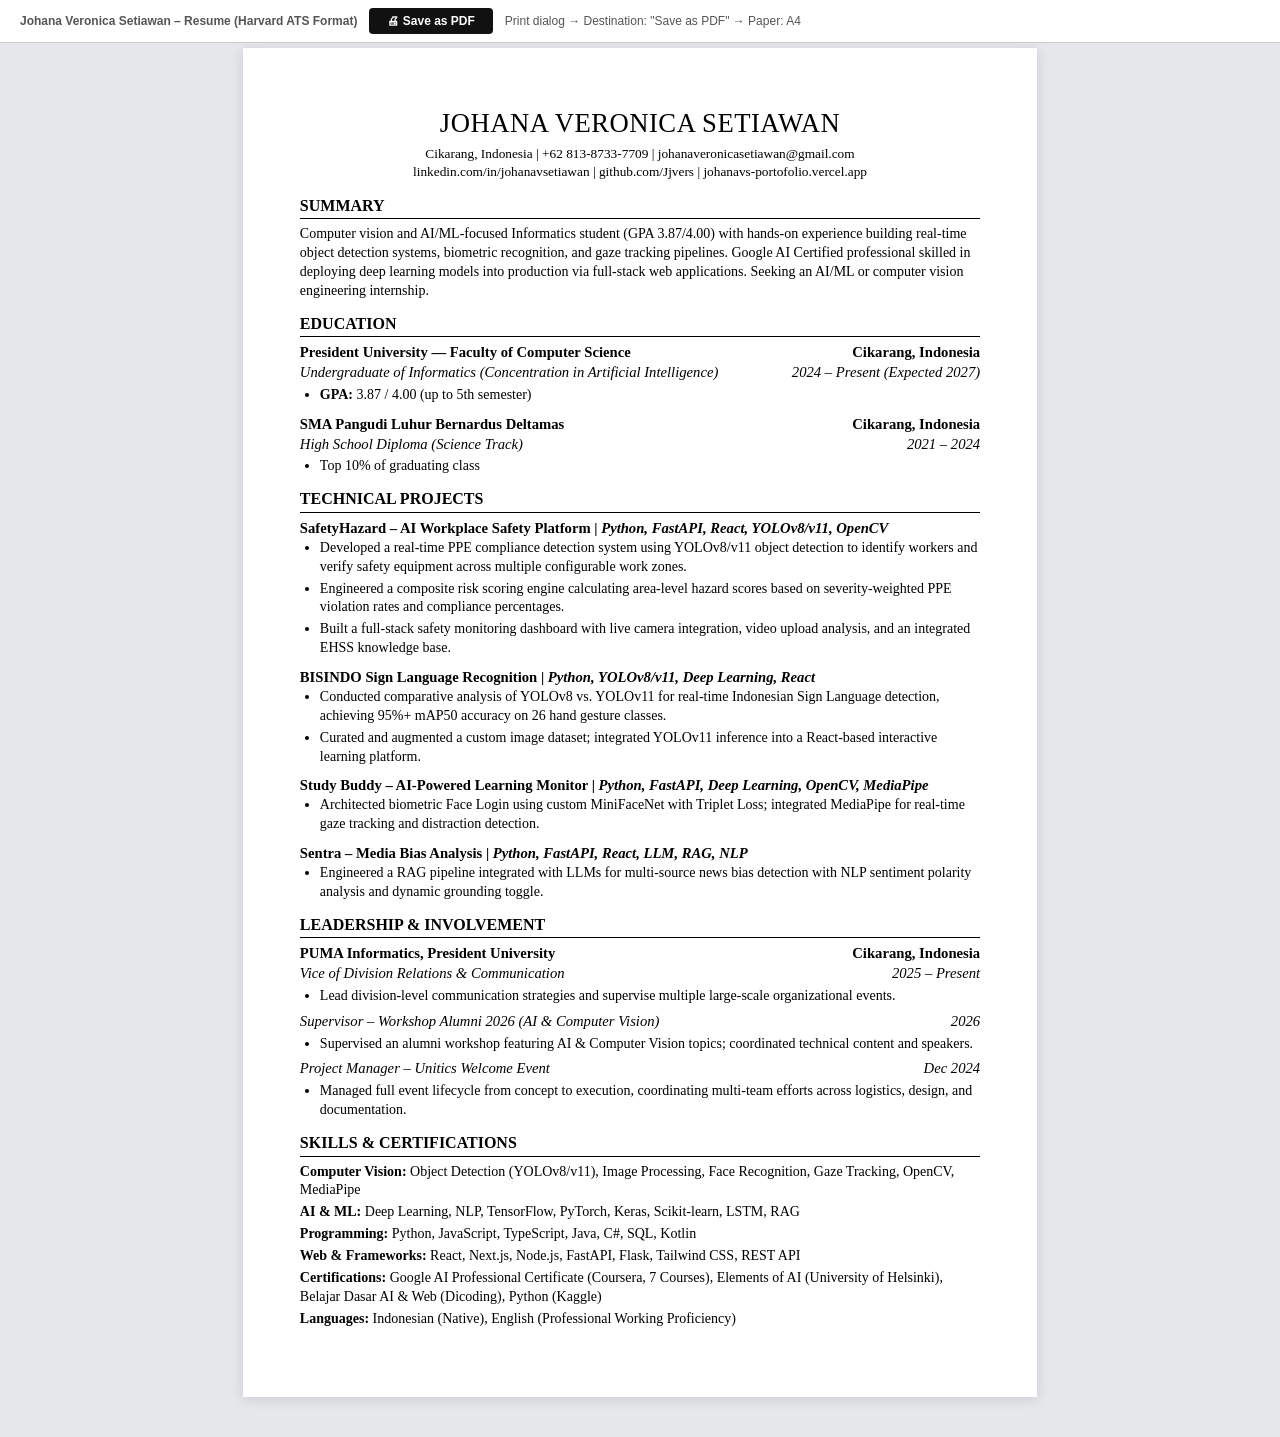
<file: public/resume.html>
<!DOCTYPE html>
<html lang="en">
<head>
  <meta charset="UTF-8" />
  <meta name="viewport" content="width=device-width, initial-scale=1.0" />
  <title>Johana Veronica Setiawan – Resume</title>
  <style>
    /* Harvard ATS style styling */
    *, *::before, *::after { box-sizing: border-box; margin: 0; padding: 0; }

    @page {
      size: A4;
      margin: 15mm;
    }

    body {
      font-family: 'Times New Roman', Times, serif;
      font-size: 11pt;
      color: #000;
      line-height: 1.35;
      background: #e5e7eb;
    }

    .print-bar {
      position: fixed;
      top: 0; left: 0; right: 0;
      z-index: 999;
      background: #fff;
      border-bottom: 1px solid #ccc;
      padding: 8px 20px;
      display: flex;
      align-items: center;
      gap: 12px;
      font-family: Arial, sans-serif;
      font-size: 9pt;
      color: #555;
    }

    .btn-print {
      padding: 6px 18px;
      background: #111;
      color: #fff;
      border: none;
      border-radius: 4px;
      font-family: inherit;
      font-size: 9pt;
      font-weight: 600;
      cursor: pointer;
    }

    .btn-print:hover { background: #333; }

    .page-wrapper {
      margin: 48px auto 40px;
      width: 210mm;
    }

    .page {
      width: 210mm;
      min-height: 297mm;
      background: #fff;
      padding: 15mm;
      box-shadow: 0 2px 12px rgba(0,0,0,0.12);
    }

    @media print {
      .print-bar  { display: none !important; }
      body { background: white !important; margin: 0 !important; padding: 0 !important; }
      .page-wrapper { display: contents !important; margin: 0 !important; }
      .page { display: contents !important; padding: 0 !important; box-shadow: none !important; min-height: auto; }
    }

    /* Resume Header */
    .header { text-align: center; margin-bottom: 14px; }
    .header h1 { font-size: 20pt; font-weight: normal; margin-bottom: 4px; letter-spacing: 0.5px; }
    .header p { font-size: 10pt; }
    .header a { color: #000; text-decoration: none; }

    /* Sections */
    .section { margin-bottom: 12px; }
    .section-title {
      font-size: 12pt;
      font-weight: bold;
      text-transform: uppercase;
      border-bottom: 1px solid #000;
      margin-bottom: 6px;
      padding-bottom: 2px;
    }

    /* Entries */
    .entry { margin-bottom: 10px; }
    .entry-header { display: flex; justify-content: space-between; align-items: baseline; font-weight: bold; }
    .entry-sub { display: flex; justify-content: space-between; align-items: baseline; font-style: italic; margin-bottom: 3px;}
    
    .bullets { list-style-type: disc; margin-left: 20px; font-size: 10.5pt; }
    .bullets li { margin-bottom: 3px; }

    /* Skills */
    .skills-section p { font-size: 10.5pt; margin-bottom: 3px; }
    .skills-label { font-weight: bold; }
  </style>
</head>
<body>

<div class="print-bar">
  <strong>Johana Veronica Setiawan – Resume (Harvard ATS Format)</strong>
  <button class="btn-print" onclick="window.print()">🖨 Save as PDF</button>
  <span>Print dialog → Destination: "Save as PDF" → Paper: A4</span>
</div>

<div class="page-wrapper">
<div class="page">

  <div class="header">
    <h1>JOHANA VERONICA SETIAWAN</h1>
    <p>
      Cikarang, Indonesia | +62 813-8733-7709 | johanaveronicasetiawan@gmail.com<br>
      <a href="https://linkedin.com/in/johanavsetiawan">linkedin.com/in/johanavsetiawan</a> | 
      <a href="https://github.com/Jjvers">github.com/Jjvers</a> | 
      <a href="https://johanavs-portofolio.vercel.app/">johanavs-portofolio.vercel.app</a>
    </p>
  </div>

  <div class="section">
    <div class="section-title">Summary</div>
    <p style="font-size: 10.5pt; margin-bottom: 0;">
      Computer vision and AI/ML-focused Informatics student (GPA 3.87/4.00) with hands-on experience building real-time object detection systems, biometric recognition, and gaze tracking pipelines. Google AI Certified professional skilled in deploying deep learning models into production via full-stack web applications. Seeking an AI/ML or computer vision engineering internship.
    </p>
  </div>

  <div class="section">
    <div class="section-title">Education</div>
    
    <div class="entry">
      <div class="entry-header">
        <span>President University — Faculty of Computer Science</span>
        <span>Cikarang, Indonesia</span>
      </div>
      <div class="entry-sub">
        <span>Undergraduate of Informatics (Concentration in Artificial Intelligence)</span>
        <span>2024 – Present (Expected 2027)</span>
      </div>
      <ul class="bullets">
        <li><strong>GPA:</strong> 3.87 / 4.00 (up to 5th semester)</li>
      </ul>
    </div>

    <div class="entry" style="margin-bottom: 0;">
      <div class="entry-header">
        <span>SMA Pangudi Luhur Bernardus Deltamas</span>
        <span>Cikarang, Indonesia</span>
      </div>
      <div class="entry-sub">
        <span>High School Diploma (Science Track)</span>
        <span>2021 – 2024</span>
      </div>
      <ul class="bullets">
        <li>Top 10% of graduating class</li>
      </ul>
    </div>
  </div>

  <div class="section">
    <div class="section-title">Technical Projects</div>
    
    <div class="entry">
      <div class="entry-header">
        <span>SafetyHazard – AI Workplace Safety Platform | <em>Python, FastAPI, React, YOLOv8/v11, OpenCV</em></span>
      </div>
      <ul class="bullets">
        <li>Developed a real-time PPE compliance detection system using YOLOv8/v11 object detection to identify workers and verify safety equipment across multiple configurable work zones.</li>
        <li>Engineered a composite risk scoring engine calculating area-level hazard scores based on severity-weighted PPE violation rates and compliance percentages.</li>
        <li>Built a full-stack safety monitoring dashboard with live camera integration, video upload analysis, and an integrated EHSS knowledge base.</li>
      </ul>
    </div>

    <div class="entry">
      <div class="entry-header">
        <span>BISINDO Sign Language Recognition | <em>Python, YOLOv8/v11, Deep Learning, React</em></span>
      </div>
      <ul class="bullets">
        <li>Conducted comparative analysis of YOLOv8 vs. YOLOv11 for real-time Indonesian Sign Language detection, achieving 95%+ mAP50 accuracy on 26 hand gesture classes.</li>
        <li>Curated and augmented a custom image dataset; integrated YOLOv11 inference into a React-based interactive learning platform.</li>
      </ul>
    </div>

    <div class="entry">
      <div class="entry-header">
        <span>Study Buddy – AI-Powered Learning Monitor | <em>Python, FastAPI, Deep Learning, OpenCV, MediaPipe</em></span>
      </div>
      <ul class="bullets">
        <li>Architected biometric Face Login using custom MiniFaceNet with Triplet Loss; integrated MediaPipe for real-time gaze tracking and distraction detection.</li>
      </ul>
    </div>

    <div class="entry" style="margin-bottom: 0;">
      <div class="entry-header">
        <span>Sentra – Media Bias Analysis | <em>Python, FastAPI, React, LLM, RAG, NLP</em></span>
      </div>
      <ul class="bullets">
        <li>Engineered a RAG pipeline integrated with LLMs for multi-source news bias detection with NLP sentiment polarity analysis and dynamic grounding toggle.</li>
      </ul>
    </div>
  </div>

  <div class="section">
    <div class="section-title">Leadership & Involvement</div>

    <div class="entry" style="margin-bottom: 0;">
      <div class="entry-header">
        <span>PUMA Informatics, President University</span>
        <span>Cikarang, Indonesia</span>
      </div>
      <div class="entry-sub">
        <span>Vice of Division Relations & Communication</span>
        <span>2025 – Present</span>
      </div>
      <ul class="bullets">
        <li>Lead division-level communication strategies and supervise multiple large-scale organizational events.</li>
      </ul>
      <div class="entry-sub" style="margin-top: 6px;">
        <span>Supervisor – Workshop Alumni 2026 (AI & Computer Vision)</span>
        <span>2026</span>
      </div>
      <ul class="bullets">
        <li>Supervised an alumni workshop featuring AI & Computer Vision topics; coordinated technical content and speakers.</li>
      </ul>
      <div class="entry-sub" style="margin-top: 6px;">
        <span>Project Manager – Unitics Welcome Event</span>
        <span>Dec 2024</span>
      </div>
      <ul class="bullets">
        <li>Managed full event lifecycle from concept to execution, coordinating multi-team efforts across logistics, design, and documentation.</li>
      </ul>
    </div>
  </div>

  <div class="section">
    <div class="section-title">Skills & Certifications</div>
    <div class="skills-section">
      <p><span class="skills-label">Computer Vision:</span> Object Detection (YOLOv8/v11), Image Processing, Face Recognition, Gaze Tracking, OpenCV, MediaPipe</p>
      <p><span class="skills-label">AI & ML:</span> Deep Learning, NLP, TensorFlow, PyTorch, Keras, Scikit-learn, LSTM, RAG</p>
      <p><span class="skills-label">Programming:</span> Python, JavaScript, TypeScript, Java, C#, SQL, Kotlin</p>
      <p><span class="skills-label">Web & Frameworks:</span> React, Next.js, Node.js, FastAPI, Flask, Tailwind CSS, REST API</p>
      <p><span class="skills-label">Certifications:</span> Google AI Professional Certificate (Coursera, 7 Courses), Elements of AI (University of Helsinki), Belajar Dasar AI & Web (Dicoding), Python (Kaggle)</p>
      <p><span class="skills-label">Languages:</span> Indonesian (Native), English (Professional Working Proficiency)</p>
    </div>
  </div>

</div>
</div>
</body>
</html>
</file>
